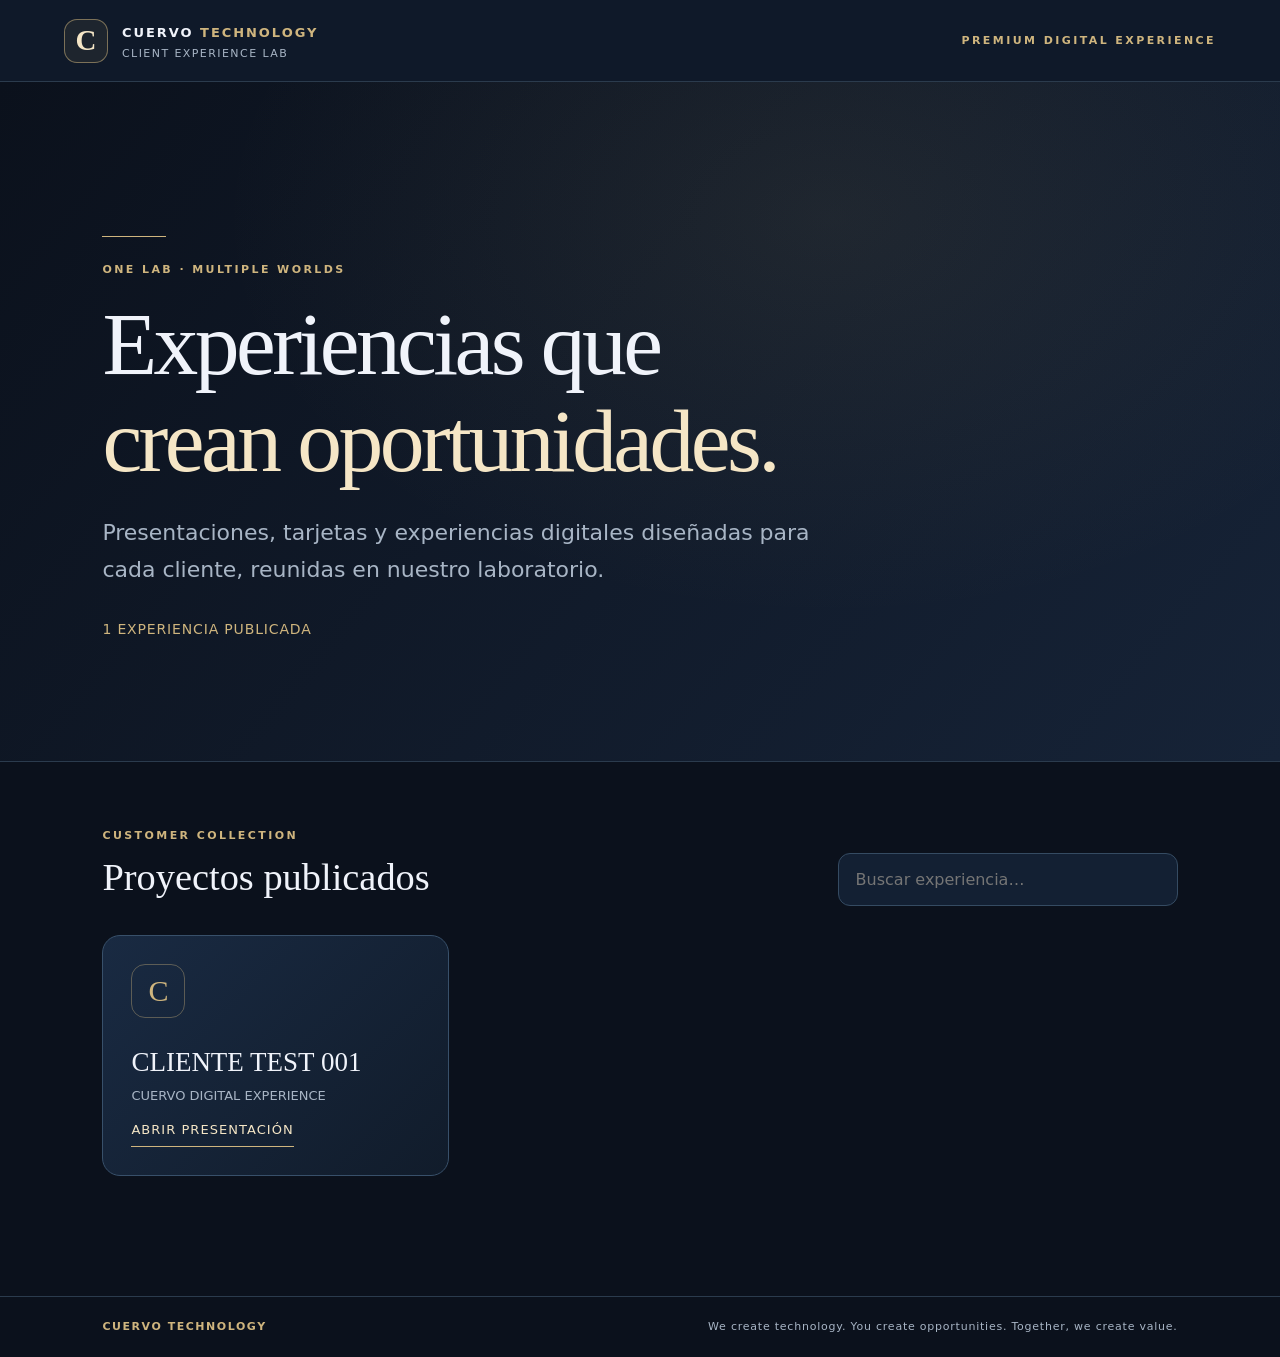
<file: index.html>
<!doctype html>
<html lang="es">
<head>
  <meta charset="utf-8">
  <meta name="viewport" content="width=device-width,initial-scale=1,viewport-fit=cover">
  <meta name="theme-color" content="#0b111c">
  <meta name="description" content="CUERVO TECHNOLOGY · Laboratorio de experiencias digitales para clientes.">
  <title>CUERVO CLIENT LAB</title>
  <link rel="stylesheet" href="./styles.css">
  <script src="./app.js" defer></script>
</head>
<body>
  <div id="directory">
    <header class="top"><div class="brand"><span class="symbol">C</span><div><strong>CUERVO <em>TECHNOLOGY</em></strong><small>CLIENT EXPERIENCE LAB</small></div></div><span class="top-note">PREMIUM DIGITAL EXPERIENCE</span></header>
    <main>
      <section class="hero"><div class="line"></div><p class="eyebrow">ONE LAB · MULTIPLE WORLDS</p><h1>Experiencias que<br><span>crean oportunidades.</span></h1><p class="intro">Presentaciones, tarjetas y experiencias digitales diseñadas para cada cliente, reunidas en nuestro laboratorio.</p><div class="count" id="count">Preparando catálogo…</div></section>
      <section class="collection"><div class="collection-head"><div><p class="eyebrow">CUSTOMER COLLECTION</p><h2>Proyectos publicados</h2></div><label><span class="sr-only">Buscar cliente</span><input id="search" placeholder="Buscar experiencia…" autocomplete="off"></label></div><div id="cards" class="grid" aria-live="polite"></div></section>
    </main>
    <footer><strong>CUERVO TECHNOLOGY</strong><span>We create technology. You create opportunities. Together, we create value.</span></footer>
  </div>
  <div id="clientView" hidden><header class="viewer-head"><div class="brand"><span class="symbol">C</span><div><strong>CUERVO <em>TECHNOLOGY</em></strong><small id="viewerName">Digital Experience</small></div></div><a id="backLink" href="./">Laboratorio</a></header><p id="viewerStatus" class="viewer-status">Preparando tu presentación…</p><iframe id="viewer" title="Presentación del cliente" sandbox="allow-scripts allow-forms allow-popups" referrerpolicy="no-referrer" hidden></iframe></div>
</body>
</html>
</file>
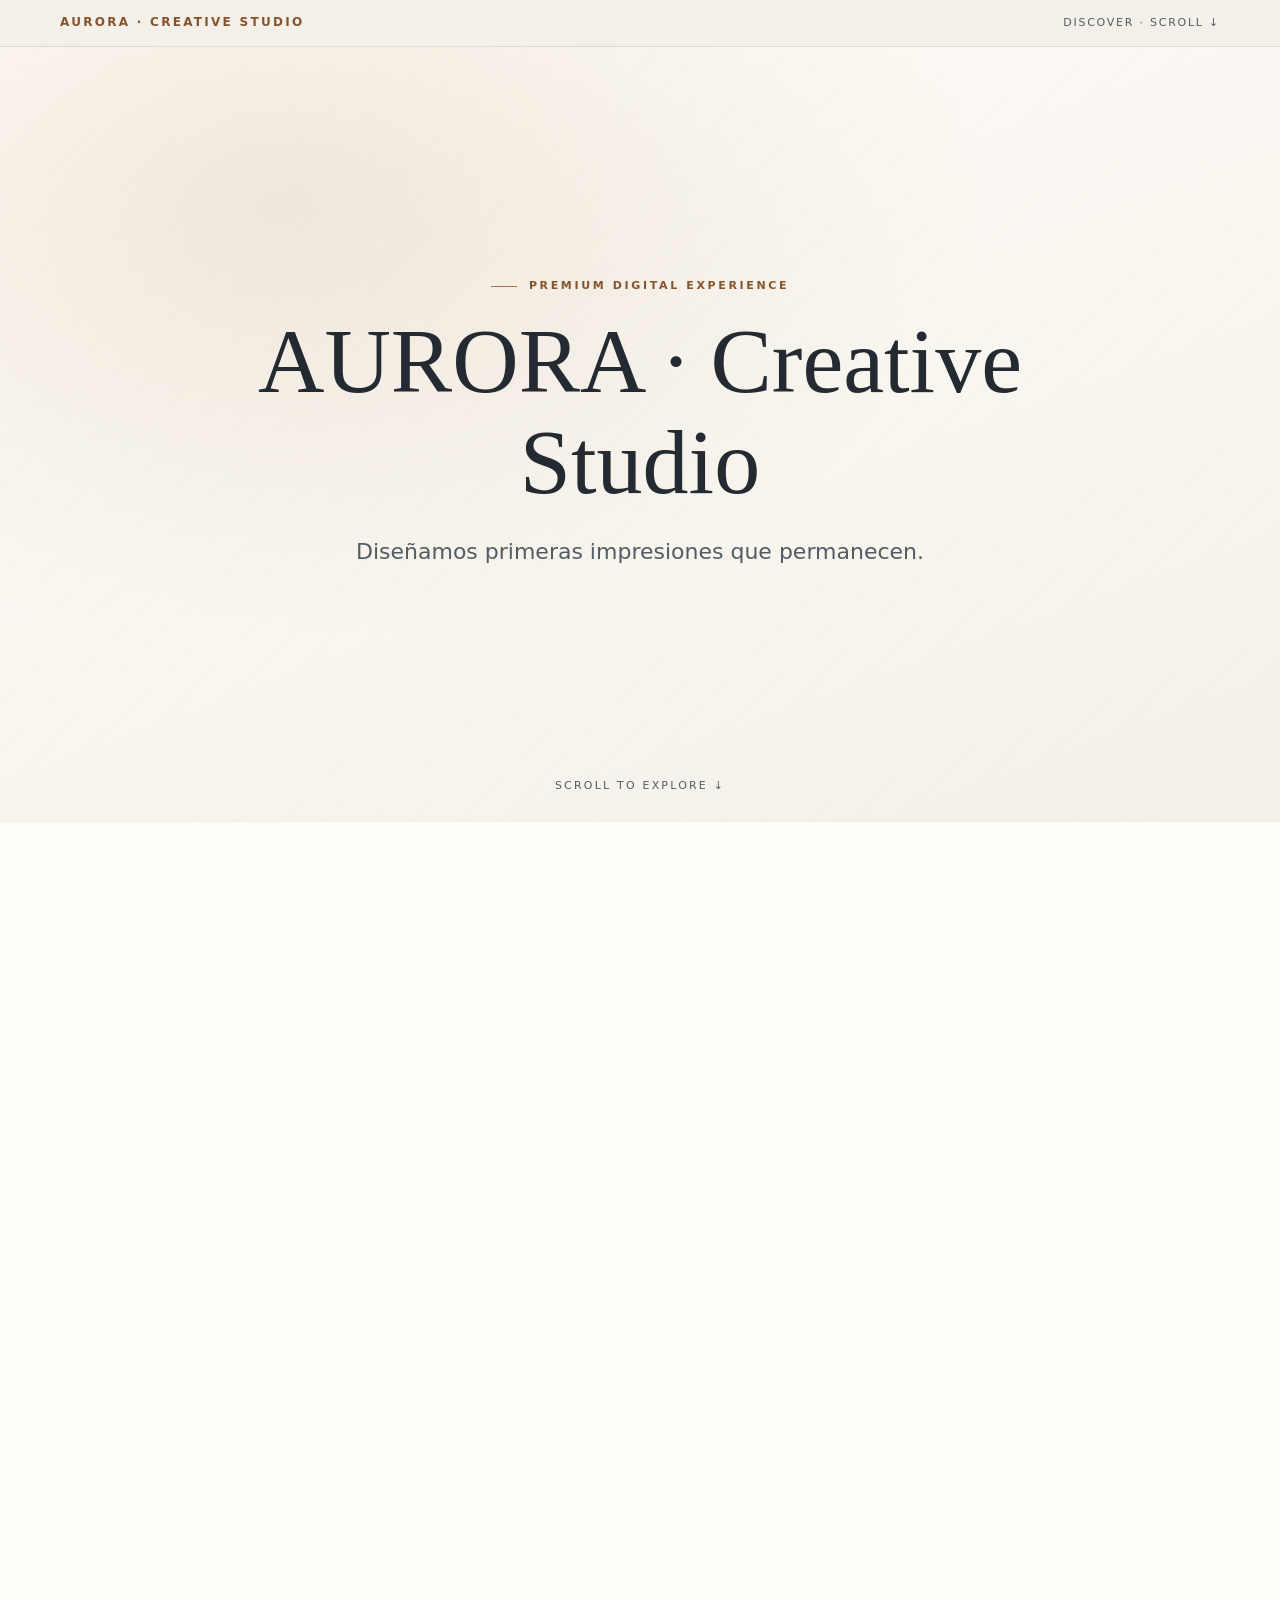
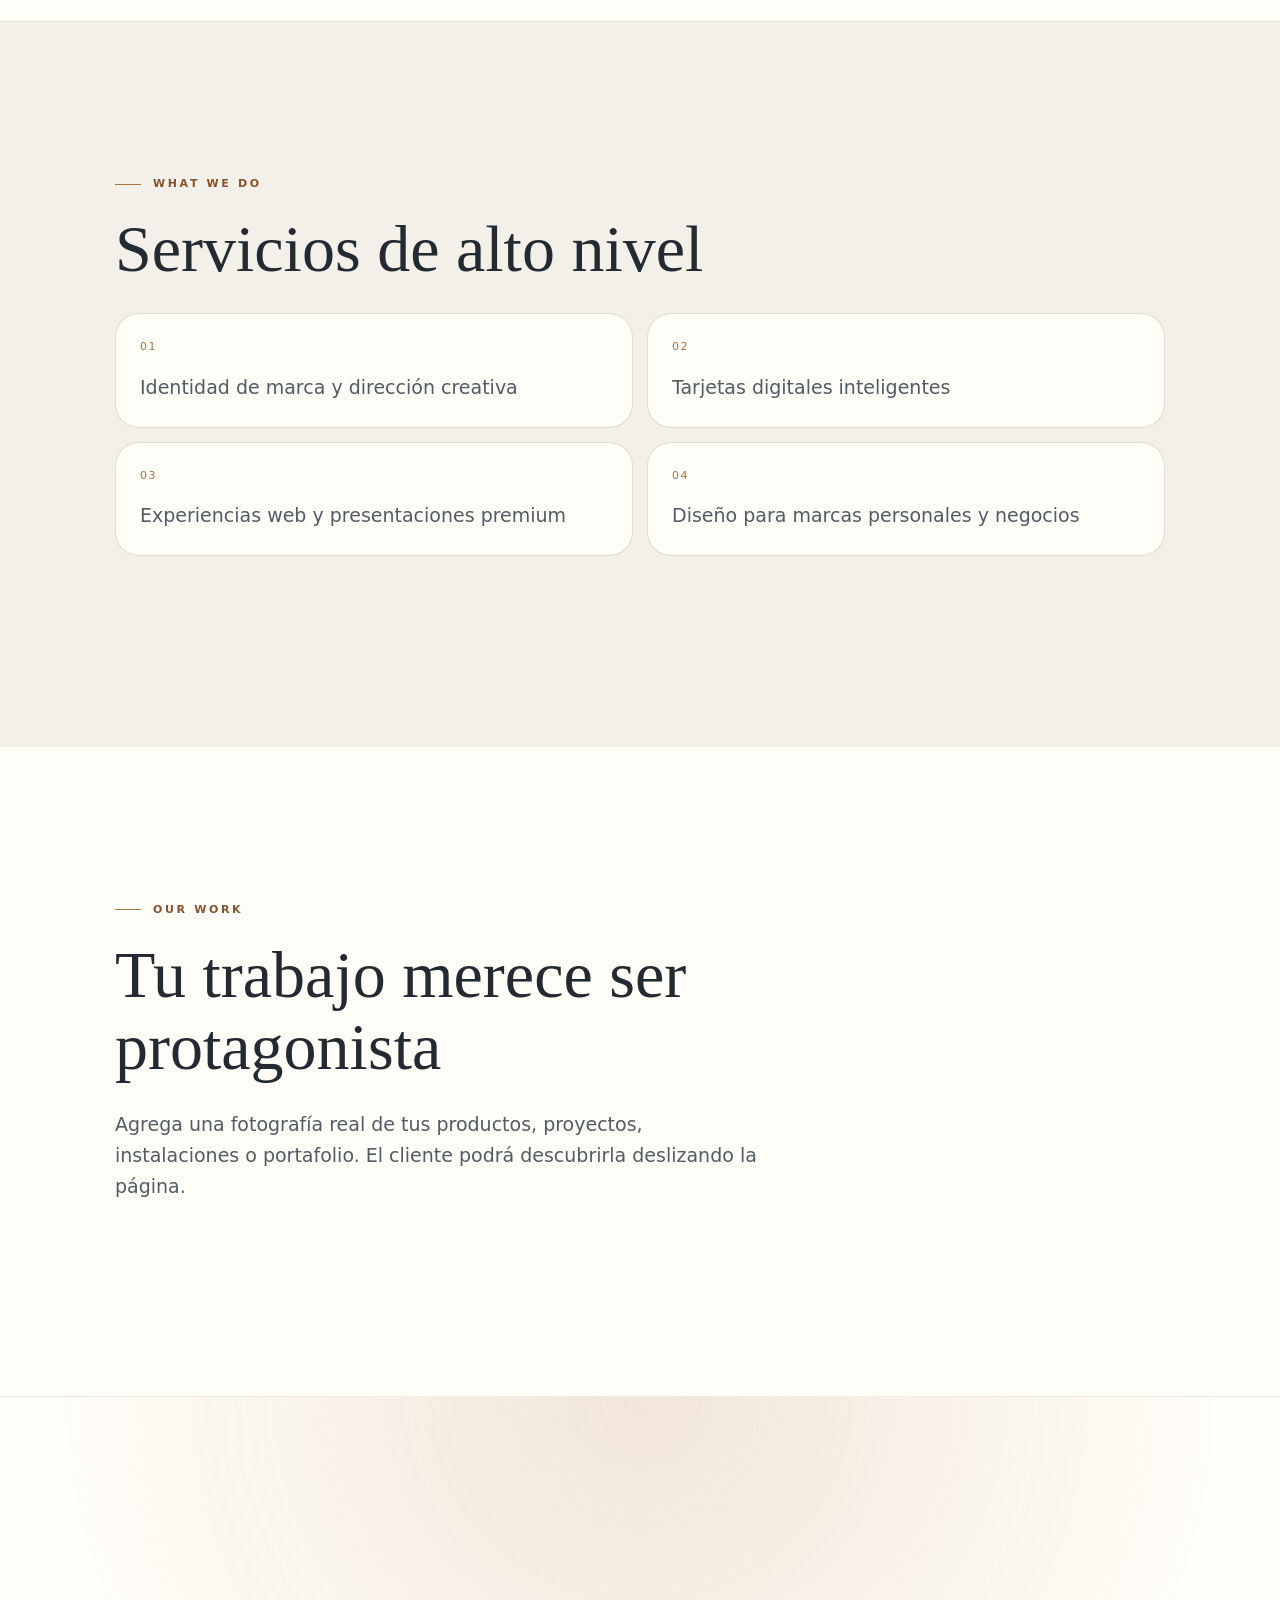
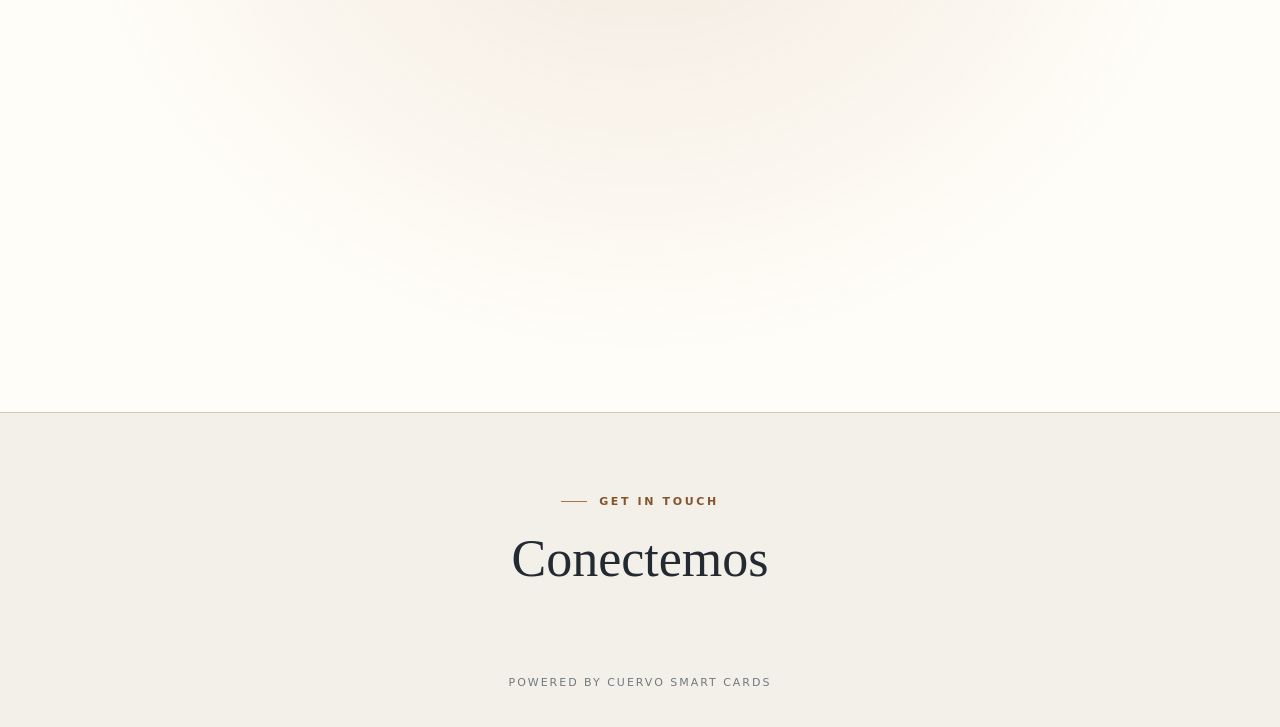
<file: clientes/cliente-test-001/index.html>
<!doctype html>
<html lang="es"><head><meta charset="utf-8"><meta name="generator" content="CUERVO MORPH ENGINE V3.3 SCROLL REPLAY"><meta name="viewport" content="width=device-width,initial-scale=1,viewport-fit=cover"><meta name="theme-color" content="#f3f0e9"><title>AURORA · Creative Studio</title>
<style>
:root{--gold:#a67445;--light:#85542d;--bg:#f3f0e9;--surface:#fffdf8;--ink:#242a31;--muted:#525c64;--headline:'Palatino Linotype',Palatino,Georgia,serif;--round:24px}
*{box-sizing:border-box}html{scroll-behavior:smooth}body{margin:0;background:var(--bg);color:var(--ink);font:16px/1.65 system-ui,-apple-system,Segoe UI,sans-serif;overflow-x:hidden}
a{color:inherit}img{display:block;max-width:100%}.topbar{position:sticky;top:0;z-index:12;display:flex;justify-content:space-between;align-items:center;gap:10px;padding:13px clamp(18px,5vw,60px);background:var(--bg);backdrop-filter:blur(18px);border-bottom:1px solid #a6744530}
.mark{font-weight:800;letter-spacing:.19em;text-transform:uppercase;font-size:12px;color:var(--light);max-width:60%;overflow-wrap:anywhere;text-decoration:none}.topbar .hint{color:var(--muted);font-size:11px;text-transform:uppercase;letter-spacing:.16em}
.hero{min-height:86svh;position:relative;display:grid;place-items:center;isolation:isolate;padding:100px 24px 120px;background:radial-gradient(ellipse at 22% 20%,#a6744524,transparent 50%),linear-gradient(160deg,var(--surface),var(--bg))}
.hero:before{content:'';position:absolute;inset:0;z-index:-1;background:linear-gradient(135deg,transparent 48%,#a6744518 49%,transparent 50%);background-size:44px 44px;opacity:.35}
.heroInner{text-align:center;width:min(100%,820px);position:relative}.heroImage{width:min(56vw,220px);height:min(56vw,220px);margin:0 auto 28px;border:1px solid #a6744570;border-radius:50%;overflow:hidden;box-shadow:0 0 0 10px #ffffff06,0 18px 65px #0008;background:var(--surface)}.heroImage img{width:100%;height:100%;object-fit:cover}
.eyebrow{display:flex;gap:12px;align-items:center;color:var(--light);font-weight:750;font-size:11px;letter-spacing:.24em;text-transform:uppercase}.hero .eyebrow{justify-content:center}.line{width:26px;height:1px;background:var(--gold);display:inline-block}
h1,h2{font-family:var(--headline);font-weight:400;line-height:1.09;overflow-wrap:anywhere}h1{font-size:clamp(42px,9vw,92px);margin:16px 0 22px}h2{font-size:clamp(33px,6vw,66px);margin:20px 0 26px}
.hero p{font-size:clamp(16px,2.2vw,22px);color:var(--muted);line-height:1.65;max-width:650px;margin:0 auto;white-space:pre-wrap;overflow-wrap:anywhere}.scrollCue{position:absolute;bottom:26px;left:50%;transform:translateX(-50%);color:var(--muted);font-size:11px;letter-spacing:.2em;white-space:nowrap;text-decoration:none}
.pageSection{padding:clamp(76px,12vw,155px) 24px;min-height:68svh;border-top:1px solid #a6744522;scroll-margin-top:50px}.pageSection:nth-of-type(even){background:var(--surface)}
.sectionInner{width:min(100%,1050px);margin:auto}.copy{max-width:650px}.copy p,.pageSection p{color:var(--muted);font-size:clamp(16px,2vw,19px);white-space:pre-wrap;overflow-wrap:anywhere;margin:0 0 24px}
.story .sectionInner{display:grid;grid-template-columns:1.1fr .9fr;align-items:center;gap:clamp(28px,6vw,90px)}.storyImage,.showcaseImage,.ctaImage{border:1px solid #a6744545;border-radius:var(--round);overflow:hidden;background:var(--surface);box-shadow:0 24px 65px #0006}
.storyImage img{width:100%;aspect-ratio:4/5;object-fit:cover}.showcase .copy{margin-bottom:40px}.showcaseImage img{width:100%;max-height:650px;object-fit:contain}
.serviceGrid{display:grid;grid-template-columns:repeat(2,minmax(0,1fr));gap:14px;margin:28px 0 36px}.serviceItem{padding:24px;border:1px solid #a6744540;border-radius:var(--round);background:var(--surface)}.serviceItem span{display:block;font-size:11px;letter-spacing:.14em;color:var(--gold);margin-bottom:15px}.serviceItem p{margin:0}
.cta{background:radial-gradient(ellipse at 50% 0%,#a674452a,transparent 64%),var(--surface);text-align:center}.cta .copy{margin:auto}.cta .eyebrow{justify-content:center}.ctaImage{max-width:440px;margin:35px auto 0}.ctaImage img{width:100%;max-height:320px;object-fit:cover}
.action,.contactLinks a,.contactLinks button{display:inline-flex;justify-content:space-between;align-items:center;gap:25px;min-width:165px;max-width:100%;padding:13px 19px;border:1px solid var(--gold);border-radius:var(--round);background:var(--surface);color:var(--ink);text-decoration:none;font:600 14px system-ui;cursor:pointer;overflow-wrap:anywhere}.action span{color:var(--light)}.action:hover,.contactLinks a:hover{box-shadow:0 0 0 2px #a6744555}
.contactFooter{padding:80px 24px 35px;border-top:1px solid #a6744555;text-align:center;background:var(--bg)}.contactFooter h2{font-size:clamp(30px,5vw,52px)}.contactLinks{max-width:650px;margin:24px auto 0;display:flex;flex-wrap:wrap;align-items:center;justify-content:center;gap:10px}.contactLinks a,.contactLinks button{min-width:150px;justify-content:center}.contactLinks p{width:100%;font-size:13px;color:var(--muted)}.credit{margin:60px 0 0;color:var(--muted);opacity:.8;font-size:11px;letter-spacing:.18em}
.gallery .copy{margin-bottom:38px}.galleryGrid{display:grid;grid-template-columns:repeat(3,minmax(0,1fr));gap:16px}.galleryCarousel{display:flex;gap:17px;overflow-x:auto;scroll-snap-type:x mandatory;overscroll-behavior-x:contain;padding:0 0 24px}.galleryCarousel .galleryItem{flex:0 0 min(70%,490px);scroll-snap-align:center}.galleryItem{min-width:0;margin:0;background:var(--surface);border:1px solid #a6744538;border-radius:var(--round);overflow:hidden}.galleryOpen{border:0;display:block;padding:0;width:100%;cursor:zoom-in;background:var(--surface)}.galleryOpen img{display:block;width:100%;aspect-ratio:4/3;object-fit:cover}.galleryItem figcaption{padding:14px 17px;color:var(--muted);font-size:13px;overflow-wrap:anywhere}
#galleryLightbox[hidden]{display:none!important}#galleryLightbox{position:fixed;inset:0;z-index:1000;display:flex;flex-direction:column;justify-content:center;align-items:center;gap:12px;padding:64px 20px 35px;background:rgba(0,0,0,.94)}#galleryLightbox img{max-width:100%;max-height:72dvh;object-fit:contain}#galleryLightbox p{color:#fff;text-align:center;margin:0;max-height:14vh;overflow:auto}#galleryClose{position:absolute;top:13px;right:18px;min-width:46px;min-height:46px;background:#161c26;color:white;border:1px solid #ffffff66;border-radius:100%;font:30px system-ui;cursor:pointer}
@media(max-width:700px){.topbar{padding:13px 17px}.hero{min-height:80svh;padding:76px 20px 98px}.pageSection{padding:78px 20px;min-height:0}.story .sectionInner{grid-template-columns:1fr}.storyImage img{max-height:500px}.serviceGrid{grid-template-columns:1fr}.contactLinks a,.contactLinks button{width:100%}}
@media(max-width:700px){.galleryGrid{grid-template-columns:repeat(2,minmax(0,1fr));gap:9px}.galleryCarousel .galleryItem{flex-basis:85%}.galleryItem figcaption{padding:11px;font-size:12px}}
.motionReady .motionTarget[data-motion]{opacity:1;transform:none;transition:opacity var(--motion-time,650ms) cubic-bezier(.18,.7,.25,1),transform var(--motion-time,650ms) cubic-bezier(.18,.7,.25,1);will-change:opacity,transform}
.motionReady .motionTarget[data-motion]:not(.motionVisible){opacity:0}
.motionReady [data-motion="rise"]:not(.motionVisible){transform:translate3d(0,var(--motion-offset,36px),0)}
.motionReady [data-motion="slide-left"]:not(.motionVisible){transform:translate3d(calc(-1 * var(--motion-offset,36px)),0,0)}
.motionReady [data-motion="slide-right"]:not(.motionVisible){transform:translate3d(var(--motion-offset,36px),0,0)}
.motionReady [data-motion="zoom"]:not(.motionVisible){transform:scale(var(--motion-scale,.945))}
.motionReady .motionTarget.motionVisible{will-change:auto}
@media(prefers-reduced-motion:reduce){html{scroll-behavior:auto}.motionReady .motionTarget[data-motion]{opacity:1!important;transform:none!important;transition:none!important}}
</style></head>
<body><nav class="topbar" aria-label="Navegación"><a class="mark" href="#inicio">AURORA · Creative Studio</a><span class="hint">Discover · Scroll ↓</span></nav>
<main><section class="hero" id="inicio"><div class="heroInner"><div class="eyebrow"><span class="line"></span>Premium Digital Experience</div><h1>AURORA · Creative Studio</h1><p>Diseñamos primeras impresiones que permanecen.</p></div><a class="scrollCue" href="#section-1">SCROLL TO EXPLORE ↓</a></section>
<section class="pageSection gallery" id="section-1"><div data-motion="fade" class="sectionInner motionTarget" style="--motion-time:650ms;--motion-offset:36px;--motion-scale:0.945"><div class="copy"><div class="eyebrow"><span class="line"></span>WHO WE ARE</div><h2>DJ PRO</h2><p>Listo. Importa música, selecciona Queue 1–4 en B, arrastra tarjetas desde A y selecciona el modo de reproducción.</p></div><div class="galleryTrack galleryGrid" aria-label="Galería de imágenes"><figure class="galleryItem"><button type="button" class="galleryOpen" aria-label="Ampliar foto 1"><img src="[data-uri]" alt="Fotografía 1" loading="lazy"></button></figure></div></div></section><section class="pageSection services" id="section-2"><div class="sectionInner"><div class="eyebrow"><span class="line"></span>WHAT WE DO</div><h2>Servicios de alto nivel</h2><div class="serviceGrid"><div class="serviceItem"><span>01</span><p>Identidad de marca y dirección creativa</p></div><div class="serviceItem"><span>02</span><p>Tarjetas digitales inteligentes</p></div><div class="serviceItem"><span>03</span><p>Experiencias web y presentaciones premium</p></div><div class="serviceItem"><span>04</span><p>Diseño para marcas personales y negocios</p></div></div></div></section><section class="pageSection showcase" id="section-3"><div class="sectionInner"><div class="copy"><div class="eyebrow"><span class="line"></span>OUR WORK</div><h2>Tu trabajo merece ser protagonista</h2><p>Agrega una fotografía real de tus productos, proyectos, instalaciones o portafolio. El cliente podrá descubrirla deslizando la página.</p></div></div></section><section class="pageSection cta" id="section-4"><div data-motion="slide-left" class="sectionInner motionTarget" style="--motion-time:650ms;--motion-offset:36px;--motion-scale:0.945"><div class="copy"><div class="eyebrow"><span class="line"></span>LET’S CONNECT</div><h2>Hagamos algo extraordinario</h2><p>Agenda una conversación y descubre cómo podemos colaborar.</p><a class="action" href="mailto:hello@example.com" >Contactar <span aria-hidden="true">↗</span></a></div></div></section><footer class="contactFooter" id="contacto"><div class="eyebrow" style="justify-content:center"><span class="line"></span>GET IN TOUCH</div><h2>Conectemos</h2><div class="contactLinks"></div><p class="credit">POWERED BY CUERVO SMART CARDS</p></footer></main><div id="galleryLightbox" role="dialog" aria-modal="true" aria-label="Fotografía ampliada" hidden><button type="button" id="galleryClose" aria-label="Cerrar fotografía">×</button><img id="galleryBigImage" alt=""><p id="galleryCaption"></p></div><script>(()=>{const modal=document.getElementById('galleryLightbox'),big=document.getElementById('galleryBigImage'),cap=document.getElementById('galleryCaption'),close=document.getElementById('galleryClose');let previous=null;function hide(){modal.hidden=true;big.removeAttribute('src');document.body.style.overflow='';previous?.focus?.();}document.addEventListener('click',e=>{const b=e.target.closest('.galleryOpen');if(!b)return;const img=b.querySelector('img');if(!img)return;previous=b;big.src=img.src;big.alt=img.alt;cap.textContent=b.closest('figure')?.querySelector('figcaption')?.textContent||'';modal.hidden=false;document.body.style.overflow='hidden';close.focus();});close.addEventListener('click',hide);modal.addEventListener('click',e=>{if(e.target===modal)hide();});document.addEventListener('keydown',e=>{if(e.key==='Escape'&&!modal.hidden)hide();});})();</script><script>(()=>{try{if(window.matchMedia&&window.matchMedia('(prefers-reduced-motion: reduce)').matches)return;const nodes=[...document.querySelectorAll('.motionTarget[data-motion]')];if(!nodes.length)return;let scheduled=false;const update=()=>{scheduled=false;const line=(window.innerHeight||document.documentElement.clientHeight||700)*.72;for(const node of nodes){const box=node.getBoundingClientRect();node.classList.toggle('motionVisible',box.top<=line&&box.bottom>0);}};const queue=()=>{if(scheduled)return;scheduled=true;if(window.requestAnimationFrame)window.requestAnimationFrame(update);else update();};window.addEventListener('scroll',queue,{passive:true});window.addEventListener('resize',queue);window.addEventListener('pageshow',queue);window.addEventListener('load',queue);document.documentElement.classList.add('motionReady');queue();}catch(err){document.documentElement.classList.remove('motionReady');}})();</script></body></html>
</file>
<file: styles.css>
:root{--bg:#0b111c;--surface:#131d2b;--edge:#2b3b4d;--gold:#cfb57e;--light:#f5e6c6;--ink:#f0f3fa;--muted:#a8b5c5}*{box-sizing:border-box}body{margin:0;background:var(--bg);color:var(--ink);font:16px/1.6 system-ui,-apple-system,"Segoe UI",sans-serif}a{color:inherit;text-decoration:none}h1,h2,h3,p{margin-top:0}button,input{font:inherit}[hidden]{display:none!important}.sr-only{position:absolute;width:1px;height:1px;overflow:hidden;clip:rect(0,0,0,0)}.top,.viewer-head{display:flex;align-items:center;justify-content:space-between;gap:20px;padding:16px clamp(20px,5vw,80px);min-height:82px;border-bottom:1px solid var(--edge);background:#0f1929}.brand{display:flex;align-items:center;gap:14px}.symbol{width:44px;height:44px;display:grid;place-items:center;border:1px solid #cfb57e88;border-radius:13px;font:700 29px Georgia,serif;color:var(--light);background:#c7a76b16}.brand strong{font-size:13px;letter-spacing:.15em}.brand em{font-style:normal;color:var(--gold)}.brand small{display:block;font-size:11px;letter-spacing:.13em;color:var(--muted)}.top-note,.eyebrow{color:var(--gold);font-size:11px;font-weight:750;letter-spacing:.22em}.hero{padding:clamp(80px,12vw,160px) clamp(22px,8vw,130px) clamp(78px,10vw,120px);border-bottom:1px solid var(--edge);background:radial-gradient(ellipse at 65% 20%,#b8a66b17,transparent 52%),linear-gradient(130deg,#0b111c,#162337)}.hero .line{height:1px;width:64px;background:var(--gold);margin-bottom:24px}.hero h1{font:400 clamp(44px,7vw,100px)/1.08 Georgia,serif;letter-spacing:-.04em;margin:18px 0 24px}.hero h1 span{color:var(--light)}.intro{color:var(--muted);font-size:clamp(17px,2.5vw,22px);line-height:1.7;max-width:760px}.count{color:var(--gold);margin-top:30px;font-size:14px;letter-spacing:.06em}.collection{padding:65px clamp(22px,8vw,130px) 120px}.collection-head{display:flex;justify-content:space-between;align-items:end;gap:25px;margin-bottom:29px}.collection-head h2{font:400 clamp(30px,3vw,48px) Georgia,serif;margin:7px 0}.collection-head input{width:min(340px,80vw);background:#132033;border:1px solid #354b62;color:var(--ink);border-radius:12px;padding:13px 17px}.grid{display:grid;grid-template-columns:repeat(3,minmax(0,1fr));gap:18px}.item{border:1px solid #38506a;background:linear-gradient(135deg,#192a42,#111c2b);border-radius:18px;padding:28px;min-height:235px;display:flex;flex-direction:column;align-items:flex-start;transition:transform .18s,border-color .18s}.item:hover{transform:translateY(-4px);border-color:var(--gold)}.item .monogram{width:54px;height:54px;display:grid;place-items:center;border:1px solid #cfb57e60;border-radius:14px;font:30px Georgia,serif;color:var(--gold);margin-bottom:29px}.item h3{font:400 27px Georgia,serif;overflow-wrap:anywhere;margin-bottom:8px}.item p{color:var(--muted);font-size:13px}.item .view-action{color:var(--light);font-size:13px;letter-spacing:.08em;margin-top:auto;border-bottom:1px solid var(--gold);padding-bottom:5px}.empty{color:var(--muted);border:1px dashed var(--edge);border-radius:16px;padding:40px;grid-column:1/-1}footer{border-top:1px solid var(--edge);display:flex;gap:20px;justify-content:space-between;flex-wrap:wrap;padding:21px clamp(22px,8vw,130px);color:var(--muted);font-size:11px;letter-spacing:.07em}footer strong{color:var(--gold);letter-spacing:.14em}#clientView{height:100dvh;display:flex;flex-direction:column}.viewer-head{min-height:70px;padding:10px 18px}.viewer-head .symbol{width:37px;height:37px;font-size:23px}.viewer-head a{font-size:13px;color:var(--gold);border:1px solid #cfb57e66;padding:7px 12px;border-radius:9px}.viewer-status{flex:1;display:grid;place-items:center;text-align:center;color:var(--muted);padding:35px}#viewer{width:100%;flex:1;border:0;background:#070c14}@media(max-width:940px){.grid{grid-template-columns:repeat(2,minmax(0,1fr))}}@media(max-width:620px){.top-note{display:none}.collection-head{align-items:stretch;flex-direction:column}.collection-head input{width:100%}.grid{grid-template-columns:1fr}.hero{padding-top:74px}.item{min-height:205px}.brand strong{font-size:12px}.brand small{font-size:10px}}
</file>
